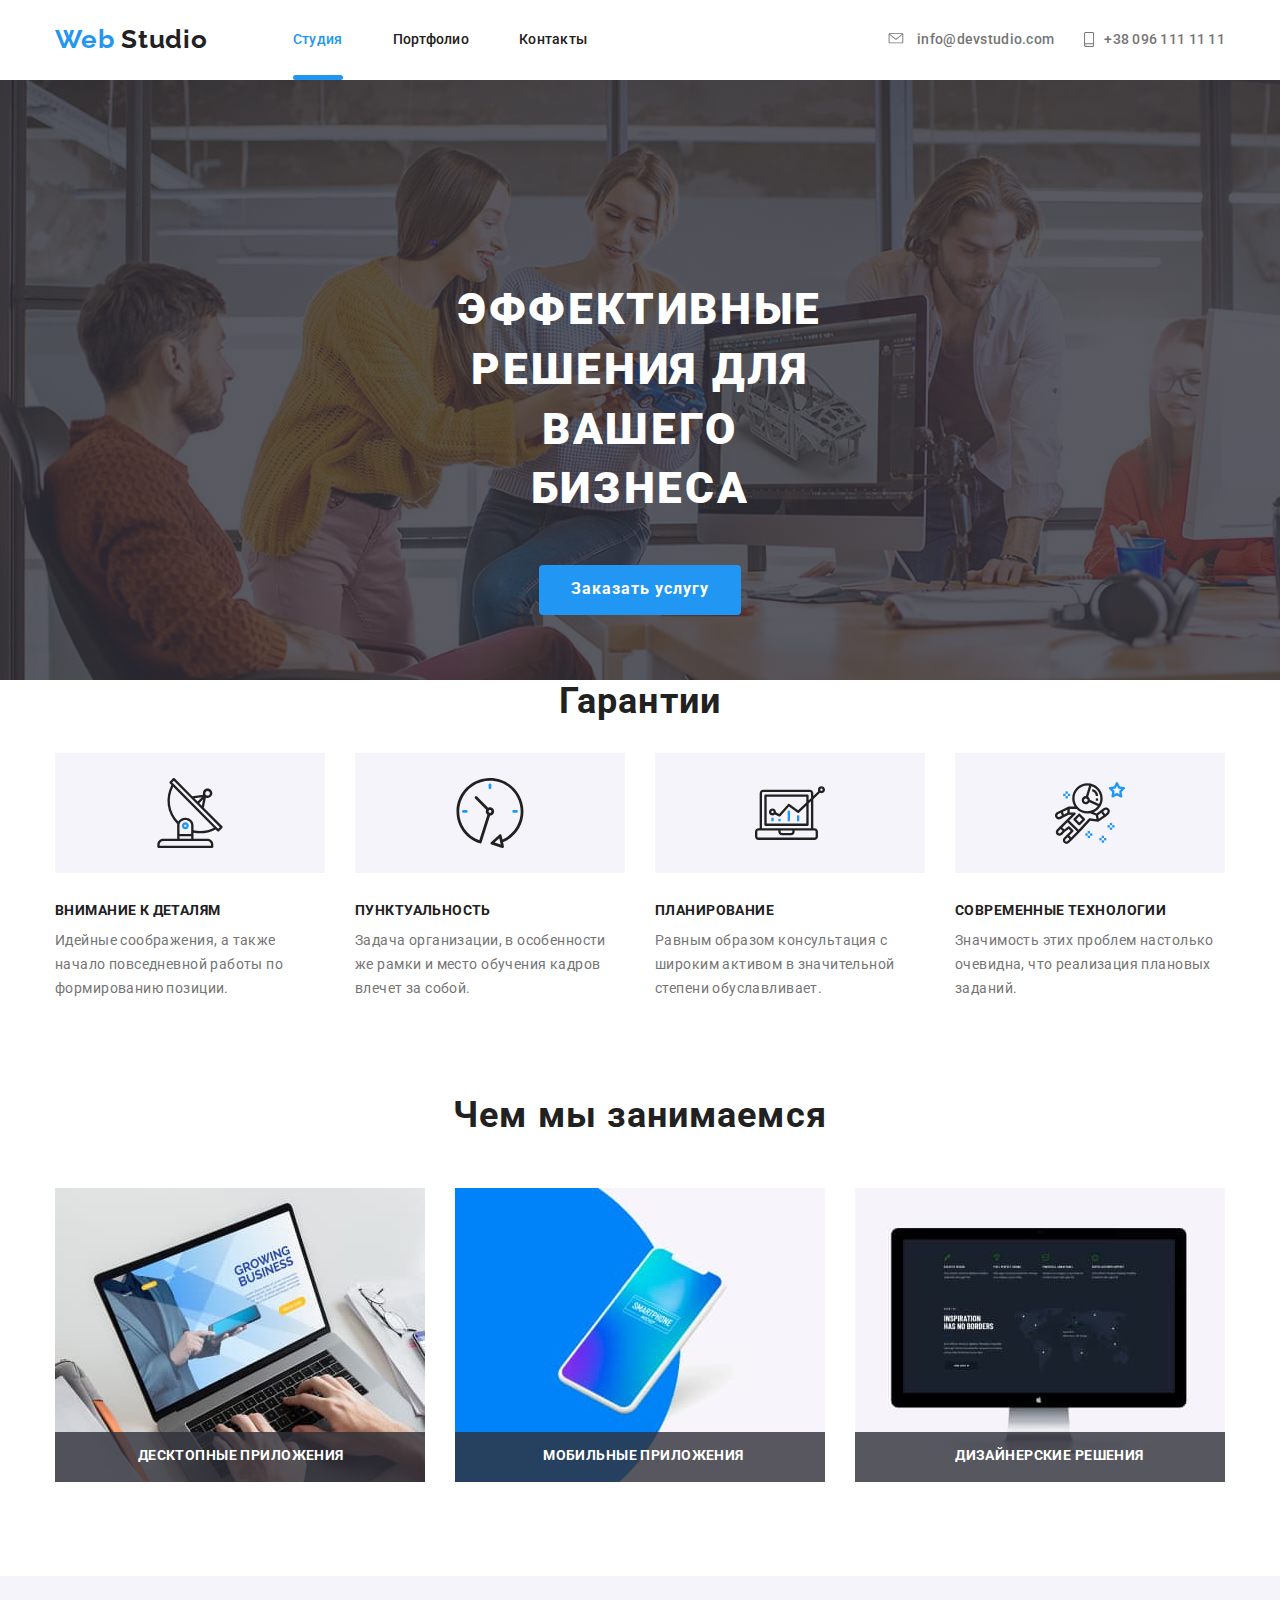
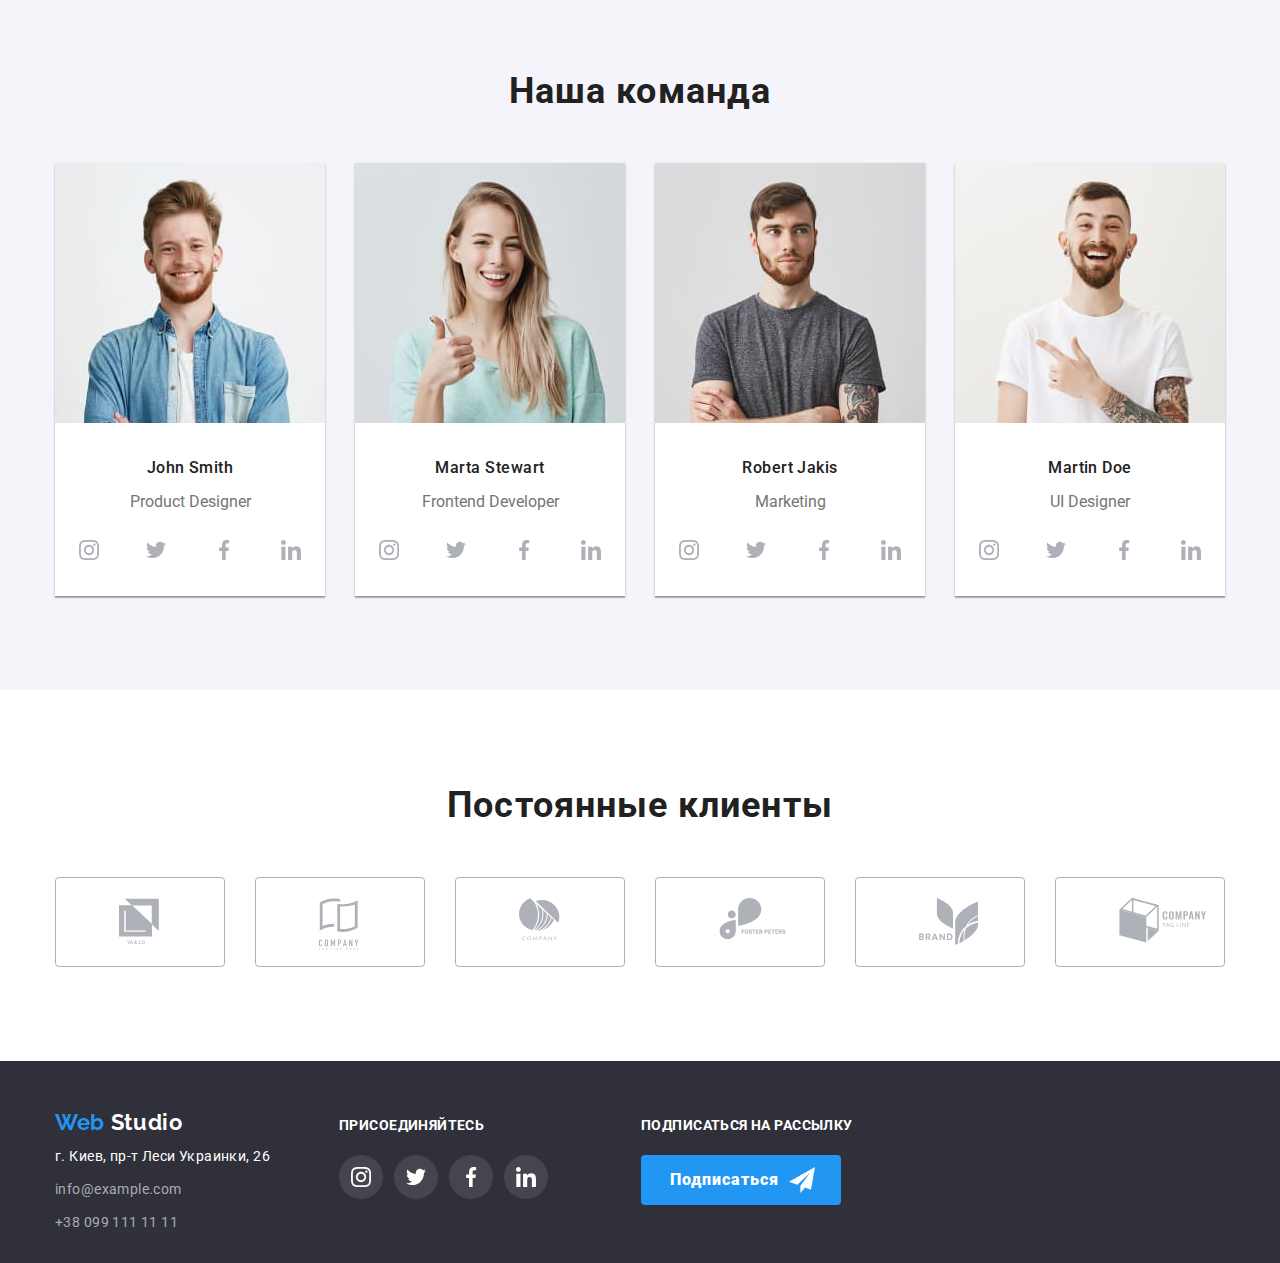
<file: index.html>
<!DOCTYPE html>
<html lang="ru">
  <head>
    <meta charset="UTF-8" />
    <meta name="viewport" content="width=device=width, initial-scale=1.0" />
    <title>Document</title>
    <link rel="stylesheet" href="https://cdnjs.cloudflare.com/ajax/libs/modern-normalize/0.6.0/modern-normalize.min.css">
    <link href="https://fonts.googleapis.com/css2?family=Raleway:wght@700&family=Roboto:wght@400;500;700;900&display=swap" rel="stylesheet"/>
    <link rel="stylesheet" href="./css/styles.css"/>
  </head>
  
    <!-- <Шапка сайта -->
    <header class="page-header">
      <div class="container">
      <nav class="site-nav">
        <a href="" class="logo link">
          <span class="accent">Web</span> Studio
        </a>
        <ul class="nav-list list">
          <li class="item"><a href="" class="header-list link current">Студия</a></li>
          <li class="item"><a href="./portfolio.html" class="header-list link">Портфолио</a></li>
          <li class="item"><a href="" class="header-list link">Контакты</a></li>
        </ul>
        <div class="adress-header">
          <div class="mail-all">
         <a href="" class="mail link"> 
            <svg class="mail-icon">
            <use href="./images/sprite.svg#envelope"></use>
            </svg>
            info@devstudio.com
          </a>
        </div>
        <div class="phone-all">
          <svg class="phone-icon">
            <use href="./images/sprite.svg#smartphone"></use>
          </svg>
          <a href="" class="phone link">+38 096 111 11 11</a>
        </div>
      </nav>
    </div>
    </header>
    <!-- Герой -->
   <main>
    <div>
      <section class="hero">
        <h1 class="hero-header">ЭФФЕКТИВНЫЕ РЕШЕНИЯ ДЛЯ ВАШЕГО БИЗНЕСА</h1>
        <a href="" class="hero-button button link">Заказать услугу</a>
      </section>
    </div>
    <!-- Основной контент -->
    <section>
      <div class="container">
      <h2 class="header-primary header">Гарантии</h2>
      <ul class="guarantee list">
        <li class="item">
          <img src="./images/antenna1.svg" alt="Картинка спутника" width="270" class="picture"> 
          <h3 class="header-secondary header">Внимание к деталям</h3>
          <p class="assurance text">Идейные соображения, а также начало повседневной работы по формированию позиции.</p>
        </li>
        <li class="item">  
          <img src="./images/clock1.svg" alt="Картинка циферблата" width="270" class="picture"> 
          <h3 class="header-secondary header">Пунктуальность</h3>
          <p class="assurance text">Задача организации, в особенности же рамки и место обучения кадров влечет за собой.</p>
        </li>
        <li class="item">  
          <img src="./images/diagram1.svg" alt="Картинка компьютера" width="270" class="picture"> 
          <h3 class="header-secondary header">Планирование</h3>
          <p class="assurance text">Равным образом консультация с широким активом в значительной степени обуславливает.</p>
        </li>
        <li class="item">  
          <img src="./images/astronaut1.svg" alt="Картинка космонавта" width="270" class="picture"> 
          <h3 class="header-secondary header">Современные технологии</h3>
          <p class="assurance text">Значимость этих проблем настолько очевидна, что реализация плановых заданий.</p>
        </li>
      </ul>
    </div>
    </section>
    <section>
      <div class="container">
      <h2 class="activity header-primary header">Чем мы занимаемся</h2>
      <ul class="list-activity list">
        <li class="item">
          <div class="active">
          <img src="./images/ordinator.jpg" alt="Человек печатает на компьютере" width="370">
          <p class="header-secondary underline">Десктопные приложения</p>
        </div>
        </li>
        <li class="item">
          <div class="active">
          <img src="./images/smartphone.jpg" alt="Изображение смартфона" width="370">
          <p class="header-secondary underline">Мобильные приложения</p>
        </div>
        </li>
        <li class="item">
          <div class="active">
          <img src="./images/desktop.jpg" alt="Изображение монитора Apple" width="370">
          <p class="header-secondary underline">Дизайнерские решения</p>
        </div>
        </li>
      </ul>
    </div>
    </section>
    <!-- Команда -->
    <section class="our-team">
      <div class="container">
      <h2 class="team header-primary header">Наша команда</h2>
      <ul class="team-list list">
        <li class="item shadow">
        <img src="./images/guy1.jpg" alt="Улыбающийся рыжий парень" width="278">
        <h3 class="team-name header">John Smith</h3>
        <p class="team-job team text">Product Designer</p>
        <ul class="link-list list">
          <li class="team-item item">
          <a href="" class="team-link link">
            <svg class="soc-icon" width="20" height="20">
              <use href="./images/sprite.svg#instagram"></use>
            </svg>
          </a>
        </li>
          <li class="team-item item">
        <a href="" class="team-link link"> 
          <svg width="20" height="20">
            <use href="./images/sprite.svg#twitter"></use>
          </svg>
        </a>
      </li>
          <li class="team-item  item">
          <a href="" class="team-link link"> 
          <svg width="20" height="20">
            <use href="./images/sprite.svg#facebook"></use>
          </svg>
        </a>
      </li>
          <li class="team-item item">
          <a href="" class="team-link link"> 
          <svg width="20" height="20">
            <use href="./images/sprite.svg#linkedin"></use>
          </svg>
        </a>
      </li>
        </ul>
        </li>
        <li class="item shadow">
          <img src="./images/guy2.jpg" alt="Девушка, показывающая большой палец вверх" width="278">
          <h3 class="team-name header">Marta Stewart</h3>
          <p class="team-job team text">Frontend Developer</p>
          <ul class="link-list list">
            <li class="team-item item">
            <a href="" class="team-link link">
              <svg width="20" height="20">
                <use href="./images/sprite.svg#instagram"></use>
              </svg>
            </a>
          </li>
            <li class="team-item item">
          <a href="" class="team-link link"> 
            <svg width="20" height="20">
              <use href="./images/sprite.svg#twitter"></use>
            </svg>
          </a>
        </li>
            <li class="team-item item">
            <a href="" class="team-link link"> 
            <svg width="20" height="20">
              <use href="./images/sprite.svg#facebook"></use>
            </svg>
          </a>
        </li>
            <li class="team-item item">
            <a href="" class="team-link link"> 
            <svg width="20" height="20">
              <use href="./images/sprite.svg#linkedin"></use>
            </svg>
          </a>
        </li>
          </ul>
        </li>
        <li class="item shadow">
          <img src="./images/guy3.jpg" alt="Задумчивый парень" width="278">
          <h3 class="team-name header">Robert Jakis</h3>
          <p class="team-job team text">Marketing</p>
          <ul class="link-list list">
            <li class="team-item item">
            <a href="" class="team-link link">
              <svg width="20" height="20">
                <use href="./images/sprite.svg#instagram"></use>
              </svg>
            </a>
          </li>
            <li class="team-item item">
          <a href="" class="team-link link"> 
            <svg width="20" height="20">
              <use href="./images/sprite.svg#twitter"></use>
            </svg>
          </a>
        </li>
            <li class="team-item item">
            <a href="" class="team-link link"> 
            <svg width="20" height="20">
              <use href="./images/sprite.svg#facebook"></use>
            </svg>
          </a>
        </li>
            <li class="team-item item">
            <a href="" class="team-link link"> 
            <svg width="20" height="20">
              <use href="./images/sprite.svg#linkedin"></use>
            </svg>
          </a>
        </li>
          </ul>
        </li>
        <li class="item shadow">
          <img src="./images/guy4.jpg" alt="Улыбающийся парень, указывающий вверх" width="278">
          <h3 class="team-name header">Martin Doe</h3>
          <p class="team-job team text">UI Designer</p>
          <ul class="link-list list">
            <li class="team-item item">
            <a href="" class="team-link link">
              <svg width="20" height="20">
                <use href="./images/sprite.svg#instagram"></use>
              </svg>
            </a>
          </li>
            <li class="team-item item">
          <a href="" class="team-link link"> 
            <svg width="20" height="20">
              <use href="./images/sprite.svg#twitter"></use>
            </svg>
          </a>
        </li>
            <li class="team-item item">
            <a href="" class="team-link link"> 
            <svg width="20" height="20">
              <use href="./images/sprite.svg#facebook"></use>
            </svg>
          </a>
        </li>
            <li class="team-item item">
            <a href="" class="team-link link"> 
            <svg width="20" height="20">
              <use href="./images/sprite.svg#linkedin"></use>
            </svg>
          </a>
        </li>
          </ul>
        </li>
      </ul>
    </section>
    <section class="constant">
      <div class="container">
    <h2 class="clients header-primary header">Постоянные клиенты</h2>
    <ul class="company-clients list">
     <li class="item"><a href="" class="link-company link">
       <svg width="44" height="50">
         <use href="./images/sprite.svg#logo1"></use>
       </svg>
     </a></li>
     <li class="item"><a href="" class="link-company link">
      <svg width="40" height="52">
        <use href="./images/sprite.svg#logo2"></use>
      </svg>
     </a></li>
     <li class="item"><a href="" class="link-company link">
      <svg width="41" height="43">
        <use href="./images/sprite.svg#logo3"></use>
      </svg>
     </a></li>
     <li class="item"><a href="" class="link-company link">
      <svg class="logo4" width="80" height="42">
        <use href="./images/sprite.svg#logo4"></use>
      </svg>
     </a></li>
     <li class="item"><a href="" class="link-company link">
      <svg width="59" height="47">
        <use href="./images/sprite.svg#logo5"></use>
      </svg>
     </a></li>
     <li class="item"><a href="" class="link-company link">
      <svg width="88" height="45"> 
        <use href="./images/sprite.svg#logo6"></use>
      </svg>
     </a></li>
    </ul>
  </div>
    </section>
    </main>
    <!-- Футер -->
    <footer class="footer">
      <div class="container footer-content">
      <address class="footer-adress company">
        <a href="" class="logo-secondary link">
          <span class="accent">Web</span> Studio
        </a>
        <p class="city-adress company">г. Киев, пр-т Леси Украинки, 26</p> 
        <a href="" class="adress link one">info@example.com </a> 
        <a href="" class="adress link one">+38 099 111 11 11</a>
       </address>
      <div class="net">
        <h3 class="footer-header">Присоединяйтесь</h3>
        <ul class="footer-list list">
          <li class="item"><a href="" class="footer-link link">
            <svg width="20" height="20">
              <use href="./images/sprite.svg#instagram"></use>
            </svg>
          </a></li>
          <li class="item"><a href="" class="footer-link link">
            <svg width="20" height="20">
              <use href="./images/sprite.svg#twitter"></use>
            </svg> 
          </a></li>
          <li class="item"><a href="" class="footer-link link">
            <svg width="20" height="20">
              <use href="./images/sprite.svg#facebook"></use>
            </svg>
          </a></li>
          <li class="item"><a href="" class="footer-link link">
            <svg width="20" height="20">
              <use href="./images/sprite.svg#linkedin"></use>
            </svg>
          </a></li>
        </ul>
      </div>
      <div class="sub">
        <h3 class="footer-header lala">Подписаться на рассылку</h3>
        <a href="" class="footer-button button link">Подписаться</a>
      </div>
      </div>

    </footer>

  </body>

</html>
</file>
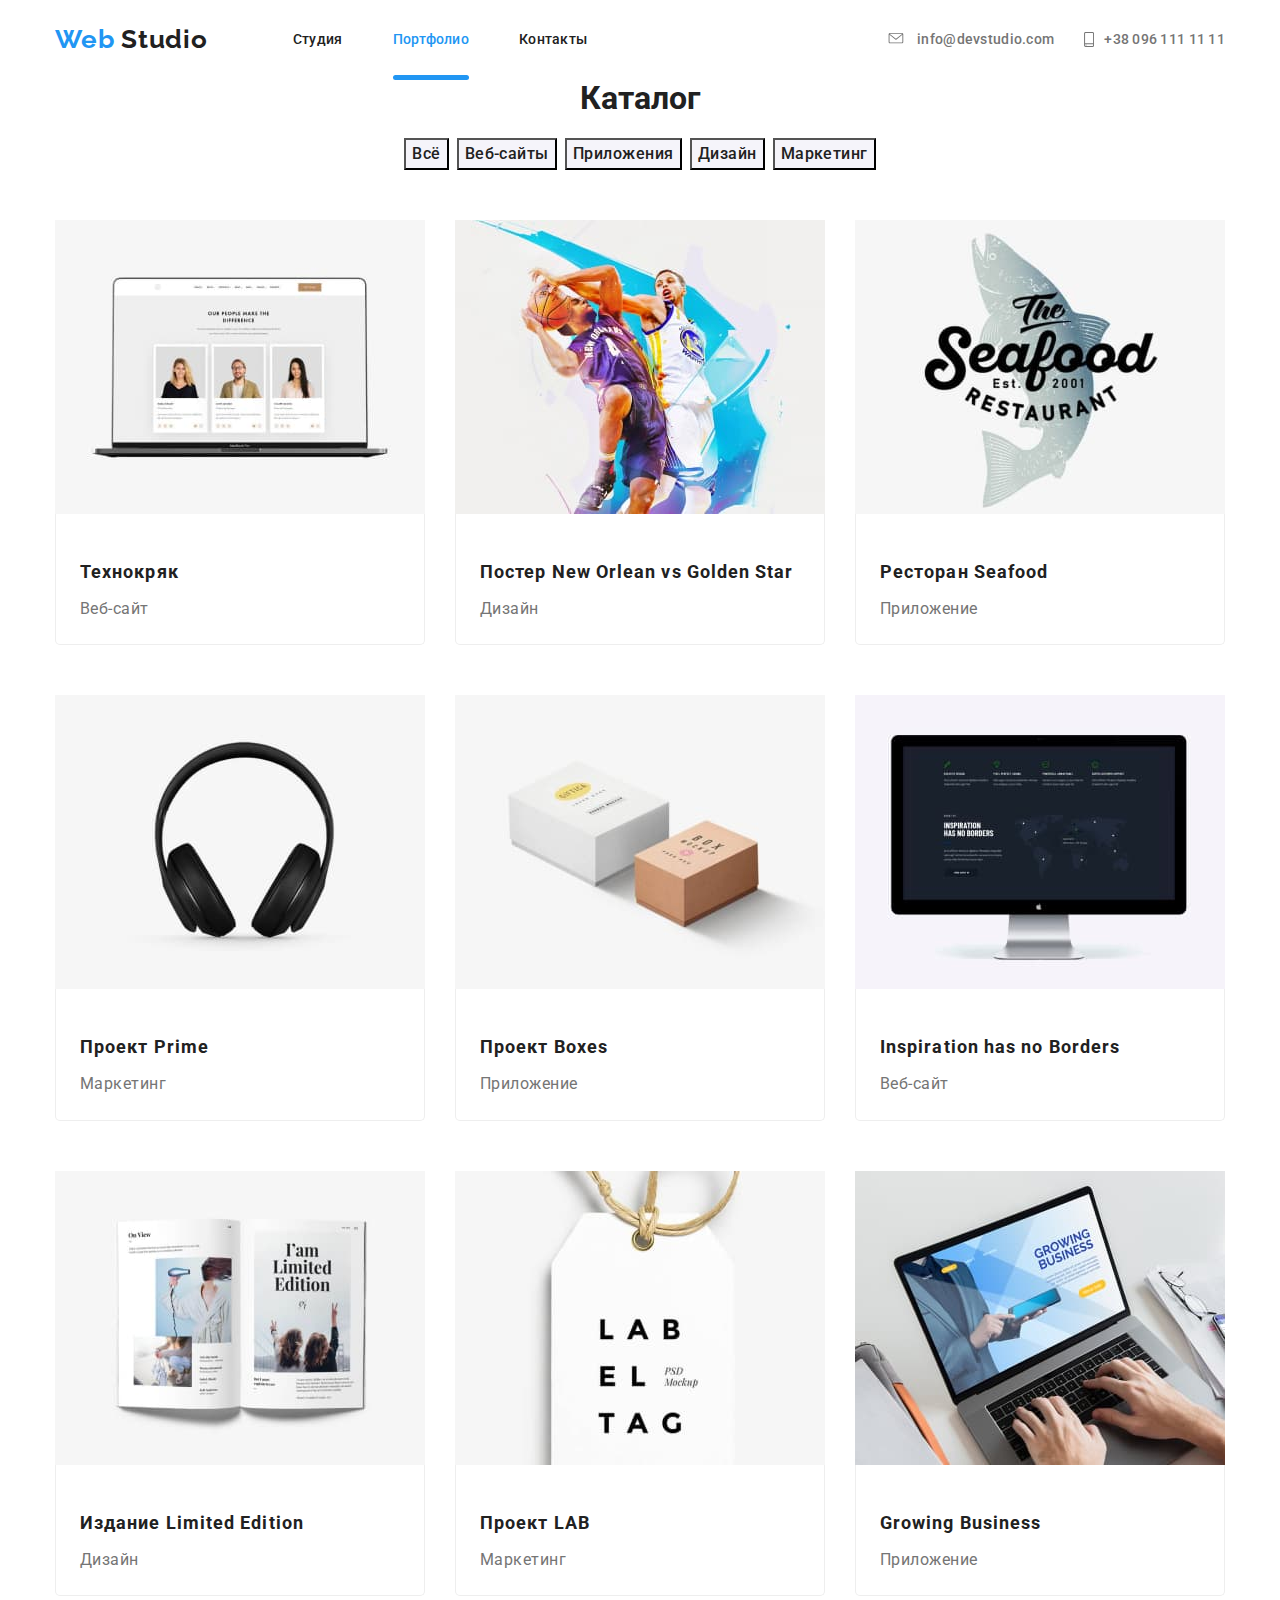
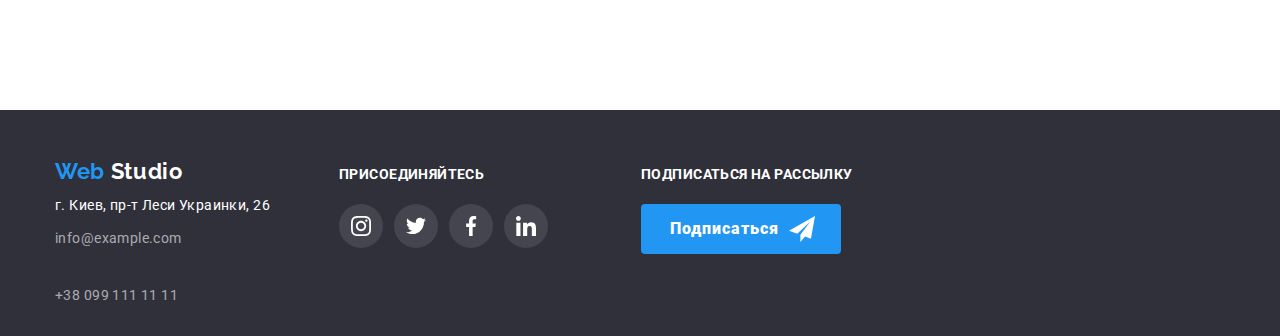
<file: portfolio.html>
<!DOCTYPE html>
<html lang="ru">
  <head>
    <meta charset="UTF-8" />
    <meta name="viewport" content="width=device=width, initial-scale=1.0" />
    <title>Document</title>
    <link rel="stylesheet" href="https://cdnjs.cloudflare.com/ajax/libs/modern-normalize/0.6.0/modern-normalize.min.css">
    <link href="https://fonts.googleapis.com/css2?family=Raleway:wght@700&family=Roboto:wght@400;500;700;900&display=swap" rel="stylesheet"/>
    <link rel="stylesheet" href="./css/styles.css"/>
  </head>
  
    <!-- <Шапка сайта -->
    <header class="page-header">
      <div class="container">
      <nav class="site-nav">
        <a href="" class="logo link">
          <span class="accent">Web</span> Studio
        </a>
        <ul class="nav-list">
          <li class="item"><a href="./index.html" class="header-list link">Студия</a></li>
          <li class="item"><a href="./portfolio.html" class="header-list link current">Портфолио</a></li>
          <li class="item"><a href="" class="header-list link">Контакты</a></li>
        </ul>
        <div class="adress-header">
          <div class="mail-all">
         <a href="" class="mail link"> 
            <svg class="mail-icon">
            <use href="./images/sprite.svg#envelope"></use>
            </svg>
            info@devstudio.com
          </a>
        </div>
        <div class="phone-all">
          <svg class="phone-icon">
            <use href="./images/sprite.svg#smartphone"></use>
          </svg>
          <a href="" class="phone link">+38 096 111 11 11</a>
        </div>
      </nav>
    </div>
    </header>
    <body>
    <main>
        <!-- Кнопки сайта -->
    <section>
      <div class="container">
      <h1 class="catalogue-header header">Каталог</h1>
     <ul class="catalogue-list list">
        <li class="item"><button type="button" class="catalogue header">Всё</button></li>
        <li class="item"><button type="button" class="catalogue header">Веб-сайты</button></li>
        <li class="item"><button type="button" class="catalogue header">Приложения</button></li>
        <li class="item"><button type="button" class="catalogue header">Дизайн</button></li>
        <li class="item"><button type="button" class="catalogue header">Маркетинг</button></li>  
     </ul>   
    </div>
    </section>
     <!-- Секции основной контент -->
     <section class="section">
       <div class="container">
     <ul class="cards list">
         <li class="cards-cont item">
        <a href="" class="link">
        <div class="psevdo">
            <img src="./images/block1.jpg" alt="Пример трёх анкет людей на сайте" width="370"/>  
            <div class="overlay">
              <p class="description">Технокряк это современная площадка распространения коронавируса. Компании используют эту платформу для цифрового шпионажа и атак на защищённые сервера конкурентов.</p>
           </div>
        </div>
         
          <div class="example">
            <h2 class="work-type header">Технокряк</h2>
            <p class="page-type text">Веб-сайт</p>
          </div>
        
        
        </a>
         </li>
        <li class="cards-cont item">
        <a href="" class="link">
          <div class="psevdo">
            <img src="./images/block2.jpg" alt="Два баскетболиста" width="370"/>
            <div class="overlay">
            <p class="description">Технокряк это современная площадка распространения коронавируса. Компании используют эту платформу для цифрового шпионажа и атак на защищённые сервера конкурентов.</p>
          </div>
          </div>
            <div class="example">
            <h2 class="work-type header">Постер New Orlean vs Golden Star</h2>
            <p class="page-type text">Дизайн</p>
          </div>
        
            
        </a>
        </li>
        <li class="cards-cont item">
        <a href="" class="link">
          <div class="psevdo">
            <img src="./images/block3.jpg" alt="Логотип ресторана морской кухни" width="370"/>
            <div class="overlay">
            <p class="description">Технокряк это современная площадка распространения коронавируса. Компании используют эту платформу для цифрового шпионажа и атак на защищённые сервера конкурентов.</p>
          </div>
          </div>
            <div class="example">
            <h2 class="work-type header">Ресторан Seafood</h2>
            <p class="page-type text">Приложение</p>
          </div>
      
          
        </a>
         </li>
        <li class="cards-cont item">
        <a href="" class="link">
          <div class="psevdo">
            <img src="./images/block4.jpg" alt="Фотография наушников" width="370"/>
            <div class="overlay">
            <p class="description">Технокряк это современная площадка распространения коронавируса. Компании используют эту платформу для цифрового шпионажа и атак на защищённые сервера конкурентов.</p>
          </div>
          </div>
            <div class="example">
            <h2 class="work-type header">Проект Prime</h2>
            <p class="page-type text">Маркетинг</p>
          </div>
       
            
        </a>
        </li>
        <li class="cards-cont item">
        <a href="" class="link">
          <div class="psevdo">
            <img src="./images/block5.jpg" alt="Изображение двух коробок" width="370"/>
            <div class="overlay">
            <p class="description">Технокряк это современная площадка распространения коронавируса. Компании используют эту платформу для цифрового шпионажа и атак на защищённые сервера конкурентов.</p>
          </div>
          </div>
            <div class="example">
            <h2 class="work-type header">Проект Boxes</h2>
            <p class="page-type text">Приложение</p>
            </div>
         
           
        </a>
        </li>
        <li class="cards-cont item">
        <a href="" class="link">
          <div class="psevdo">
            <img src="./images/desktop.jpg" alt="Изображение монитора компьютера" width="370"/>
            <div class="overlay">
            <p class="description">Технокряк это современная площадка распространения коронавируса. Компании используют эту платформу для цифрового шпионажа и атак на защищённые сервера конкурентов.</p>
          </div>
          </div>
            <div class="example">
            <h2 class="work-type header">Inspiration has no Borders</h2>
            <p class="page-type text">Веб-сайт</p>
            </div>
         
          
        </a>
        </li>
        <li class="cards-cont item">
        <a href="" class="link">
          <div class="psevdo">
            <img src="./images/block7.jpg" alt="Изображение развёрнутого журнала" width="370"/>
            <div class="overlay">
            <p class="description">Технокряк это современная площадка распространения коронавируса. Компании используют эту платформу для цифрового шпионажа и атак на защищённые сервера конкурентов.</p>
          </div>
          </div>
            <div class="example">
            <h2 class="work-type header">Издание Limited Edition</h2>
            <p class="page-type text">Дизайн</p>
            </div>
         
           
        </a>
        </li>
        <li class="cards-cont item">
        <a href="" class="link">
          <div class="psevdo">
            <img src="./images/block8.jpg" alt="Изображение этикетки" width="370"/>
            <div class="overlay">
            <p class="description">Технокряк это современная площадка распространения коронавируса. Компании используют эту платформу для цифрового шпионажа и атак на защищённые сервера конкурентов.</p>
          </div>
          </div>
            <div class="example">
            <h2 class="work-type header">Проект LAB</h2>
            <p class="page-type text">Маркетинг</p>
            </div>
          

           
        </a>
        </li>
        <li class="cards-cont item">
        <a href="" class="link">
          <div class="psevdo">
            <img src="./images/ordinator.jpg" alt="Изображение печатающего человека" width="370"/>
            <div class="overlay">
            <p class="description">Технокряк это современная площадка распространения коронавируса. Компании используют эту платформу для цифрового шпионажа и атак на защищённые сервера конкурентов.</p>
          </div>
          </div>
            <div class="example">
            <h2 class="work-type header">Growing Business</h2>
            <p class="page-type text">Приложение</p>
            </div>
         
           
        </a>
        </li>
     </ul>
    </div>
    </section>
    </main>    
    <!-- Футер -->
    <footer class="footer">
      <div class="container footer-content">
      <address class="footer-adress company">
        <a href="" class="logo-secondary link">
          <span class="accent">Web</span> Studio
        </a>
        <p class="city-adress company">г. Киев, пр-т Леси Украинки, 26</p> 
        <a href="" class="adress link one">info@example.com </a> </br>
        <a href="" class="adress link one">+38 099 111 11 11</a>
       </address>
       <div class="net">
        <h3 class="footer-header">Присоединяйтесь</h3>
        <ul class="footer-list list">
          <li class="item"><a href="" class="footer-link link">
            <svg width="20" height="20">
              <use href="./images/sprite.svg#instagram"></use>
            </svg>
          </a></li>
          <li class="item"><a href="" class="footer-link link">
            <svg width="20" height="20">
              <use href="./images/sprite.svg#twitter"></use>
            </svg> 
          </a></li>
          <li class="item"><a href="" class="footer-link link">
            <svg width="20" height="20">
              <use href="./images/sprite.svg#facebook"></use>
            </svg>
          </a></li>
          <li class="item"><a href="" class="footer-link link">
            <svg width="20" height="20">
              <use href="./images/sprite.svg#linkedin"></use>
            </svg>
          </a></li>
        </ul>
      </div>
      <div class="sub">
        <h3 class="footer-header lala">Подписаться на рассылку</h3>
        <a href="" class="footer-button button link">Подписаться</a>
      </div>
      </div>

    </footer>

    </body>
</html>
</file>
<file: css/styles.css>
/* Палитра:
белый #FFFFFF
цвет акцента #2196F3
цвет заголовков #212121
цвет текста #757575 
фон картинок #F5F4FA
фон футера #2F303A
*/

:root {
    --accent-color: #2196F3;
    --header-color: #212121;
    --text-color: #757575;
    --background-picture-color: #F5F4FA;
    --footer-background-color: #2F303A;
    --background-secondary:rgba(47, 48, 58, 0.8);
    --background-cards: rgba(33, 150, 243, 0.9);
    --white: #FFFFFF;
    --links: #AFB1B8;
    --footer-adress: rgba(255, 255, 255, 0.6);
    --footer-links: rgba(255, 255, 255, 0.1);
}

body {
    padding-top: 80px;

    background-color: #fff;
    font-family: Roboto, sans-serif;
    }
html {
    box-sizing: border-box;
    }
*,
*::before,
*::after {
    box-sizing: inherit;
    }
img {
    display: block;
    max-width: 100%;
    height: auto;
}
.list {
    margin: 0;
    padding: 0;
}
.container {
    width: 1200px;
    margin: 0 auto;
    padding-left: 15px;
    padding-right: 15px;
    margin-left: auto;
    margin-right: auto;
    }

/* Шапка */

.logo {
    color: var(--header-color);
    
    font-family: Raleway, sans-serif;
   
    font-weight: 700;
    font-size: 26px;
    line-height: 1.2;
    letter-spacing: 0.03em;
}
.nav-list {
    display: flex;
    margin-left: 85px;
    margin-top: 0;
    margin-bottom: 0;
    padding: 0;
}
.nav-list .item + .item {
    margin-left: 50px;
  }
.accent {
    color: var(--accent-color);
}
.item {
    list-style: none;
}
.link {
    text-decoration: none;
    cursor: pointer;
}
.header-list {
    display: block;
    padding-top: 32px;
    padding-bottom: 32px;
    position: relative;

    color: var(--header-color);
    
    font-weight: 500;
    font-size: 14px;
    line-height: 1.14;
    letter-spacing: 0.02em;

    transition: color 250ms cubic-bezier(0.4, 0, 0.2, 1);
}
.current.header-list::after {
   content: '';
   display: block;
   position: absolute;
   width: 100%;
   height: 5px;
   background-color: var(--accent-color);
   bottom: 0;
   border-radius: 6px;
}
.header-list:hover,
.header-list:focus {
    color: var(--accent-color);
}
.header-list.current {
    position: relative;
    color: var(--accent-color);
}
.mail,
.phone {
    color: var(--text-color);
    font-style: normal;
    font-weight: 500;
    font-size: 14px;
    line-height: 1.14;
    letter-spacing: 0.02em;

}
.mail-icon {
    width: 16px;
    height: 11px;
    margin-right: 10px;
    fill: currentColor;
}
.phone-icon {
    width: 10px;
    height: 15px;
    margin-right: 10px;
}
.mail:hover,
.mail:focus {
    --color1:var(--accent-color);
    color: var(--accent-color);
}
.mail-all {
    display: flex;
    align-items: center;
    margin-left: auto;
}
.phone-all {
    display: flex;
    align-items: center;
}
.mail {
    transition: color 250ms cubic-bezier(0.4, 0, 0.2, 1), --color1 250ms cubic-bezier(0.4, 0, 0.2, 1);
    margin-right: 30px;
}
.adress-header {
    display: flex;
    margin-left: auto;
    align-items: center;
}
.site-nav {
    display: flex;
    align-items: center;
}
.page-header {
    position: fixed;
    width: 100%;
    top: 0;
    left: 0;
    min-height: 80px;
    z-index: 2;

    background-color: var(--white);
}

/* Герой */

.hero {
    padding: 200px 452px 280px 452px;



    background-image: linear-gradient(to right, rgba(47, 48, 58, 0.8), rgba(47, 48, 58, 0.8)), url(../images/Header.jpg);
    max-width: 1600px;
    height: 600px;
    margin-left: auto;
    margin-right: auto;
    
    
    
    
    text-align: center;
}
.hero-header {
    margin-top: 0;
    margin-bottom: 46px;

    color: var(--white);
    font-weight: 900;
    font-size: 44px;
    line-height: 1.36;
    text-align: center;
    letter-spacing: 0.06em;
}
.hero-button {
    display: inline-block;
    padding: 10px 32px;
    border-radius: 4px;
    min-width: 200px;
    height: 50px;


    font-weight: 700;
    font-size: 16px;
    line-height: 1.8;
    align-items: center;
    text-align: center;
    letter-spacing: 0.06em;

}
.button {
    background-color: var(--accent-color);
    color: var(--white);
}
.header {
    color: var(--header-color);
    margin-top: 0;
}
.header-primary {
    font-weight: 700;
    font-size: 36px;
    line-height: 1.2;
    text-align: center;
    letter-spacing: 0.03em;
}
.header-secondary {
    font-weight: 700;
    font-size: 14px;
    line-height: 1.14;
    letter-spacing: 0.03em;
    text-transform: uppercase;
}
.text {
    color: var(--text-color);
}
.picture {
    padding: 25px 100px;
    background-color: var(--background-picture-color);
}
 
/* Гарантии */

.guarantee {
    display: flex;
    align-items: center;
    padding-left: 0;
    padding-bottom: 94px;
}
.guarantee .item {
    width: 270px;
}
.guarantee .item + .item {
    margin-left: 30px;
}

.guarantee .item .header-secondary {
    margin-bottom: 0;
}
.guarantee .item .picture {
    width: 270px;
    height: 120px;
    margin-bottom: 30px;
}
.guarantee .item .assurance {
    margin-top: 10px;
    margin-bottom: 0;
}
.active {
    position: relative;
}
.active::before {
    display: inline-block;
    position: absolute;
    content: "";
    width: 100%;
    height: 50px;
    bottom: 0;
    background-color: var(--background-secondary);
    opacity: 1;
    overflow: hidden;
}
.underline {
    position: absolute;
    right: 22%;
    bottom: 6%;
    
    margin-top: 0;
    margin-bottom: 0;

    color: var(--white);
    text-align: center;
}
.assurance {
    font-size: 14px;
    line-height: 1.7;
    letter-spacing: 0.03em;
}
.activity {
    margin-bottom: 50px;
}
.list-activity {
    display: flex;
    margin-top: 0;
    margin-bottom: 0;
    padding-right: 0;
    padding-left: 0;
    padding-bottom: 94px;
}
.list-activity .item:not(:last-child){
    margin-right: 30px;
}

/* Наша команда */

.our-team {
    background-color: var(--background-picture-color);
    padding-top: 94px;
    padding-bottom: 94px;
}
.team {
    margin-bottom: 50px;
}
.team-list {
    display: flex;
    padding-left: 0;
    padding-right: 0;
    margin-top: 0;
}
.team-list .item + .item {
    margin-left: 30px;
}
.team-name {
    margin-top: 30px;
    margin-bottom: 10px;

    font-weight: 500;
    font-size: 16px;
    line-height: 1.9;
    text-align: center;
    letter-spacing: 0.03em;
}
.team-job {
    margin-top: 0;
    margin-bottom: 16px;

    font-weight: 400;
    text-align: center;
}
.link-list {
    display: flex;
    justify-content: space-evenly;
    align-items: center;
}
.link-list .item + .item {
    margin-left: 11px;
}
.team-link {
    display: block;
    width: 44px;
    height: 44px;
   
    padding: 12px;
    border-radius: 50%;


    text-align: center;

    transition: background-color 250ms cubic-bezier(0.4, 0, 0.2, 1), --color2 250ms cubic-bezier(0.4, 0, 0.2, 1);
}
.team-link:hover {
    background-color: var(--accent-color);
    --color2: var(--white);
}
.team-item {
    padding-bottom: 24px;
}
.team-item + .team-item {
    margin-left: 10px;
}
.shadow {
    background-color: var(--white);
    box-shadow: 0px 2px 1px rgba(0, 0, 0, 0.2), 0px 1px 1px rgba(0, 0, 0, 0.14), 0px 1px 3px rgba(0, 0, 0, 0.12);
}
/* Клиенты */

.clients {
    margin-bottom: 50px;
}
.company-clients {
    display: flex;
    justify-content: center;
    padding-left: 0;
    margin-top: 0;
}
.company-clients .item + .item {
    margin-left: 30px;
}
.link-company {
    display: block;
    width: 170px;
    height: 90px;
    padding: 20px 63px;
    color: var(--links);
    border: 1px solid var(--links);
    border-radius: 4px;
    fill: var(--links);

    transition: border 250ms cubic-bezier(0.4, 0, 0.2, 1), --color2 250ms cubic-bezier(0.4, 0, 0.2, 1);
}
.link-company:hover {
    border: 1px solid var(--accent-color);
    --color2: var(--accent-color);
}
.constant {
    padding-top: 94px;
    padding-bottom: 94px;
}
.footer {
    background-color: var(--footer-background-color);
}
.adress {
    color: var(--footer-adress);

}
.city-adress {
    color: var(--white);
    margin-top: 10px;
    margin-bottom: 9px;
}
.one:not(:last-child) {
    margin-bottom: 9px;
}
.one {
    display: block;
}
.logo-secondary {
    display: block;

    color: var(--white);
    font-family: Raleway, sans-serif;

    font-weight: 700;
    font-size: 22px;
    line-height: 1.2;
    letter-spacing: 0.03em;
}
.company {
    font-style: normal;
    font-size: 14px;
    line-height: 1.7;
    letter-spacing: 0.03em;
}

/* Футер */

.footer-header {
    margin-top: 0;
    margin-bottom: 21px;

    color: var(--white);
    font-weight: 700;
    font-size: 14px;
    line-height: 1.14;
    letter-spacing: 0.03em;
    text-transform: uppercase;
   
}
.footer-content {
    display: flex;
    align-items: baseline;
    padding-top: 48px;
    padding-bottom: 28px;

}
.footer-list {
    display: flex;
    margin-top: 0;
    margin-bottom: 0;
    padding-left: 0;
}
.footer-list .item + .item {
    margin-left: 11px;
}
/* У меня пока нет формы, поэтому марджин от кнопки "Подписаться", а не от формы */
.net {
    margin-left: 69px;
    margin-right: 93px;
}
.sub .footer-header {
    min-width: 214px;
    height: 16px;
}
.footer-link {
    display: flex;
    justify-content: center;
    align-items: center;
    width: 44px;
    height: 44px;
    border-radius: 50%;

    background-color: var(--footer-links);
    --color2: var(--white);

    transition: background-color 250ms cubic-bezier(0.4, 0, 0.2, 1);
}
.footer-link:hover,
.footer-link:focus {
    background-color: var(--accent-color);
} 
.footer-button {
    display: flex;
    padding: 10px 28px 10px 29px;
    width: 200px;
    height: 50px;
    border-radius: 4px;
    align-items: center;

    font-weight: 900;
    font-size: 16px;
    line-height: 1.9;
    letter-spacing: 0.06em;
}
.footer-button::after {
    display: block;
    content: "";
    width: 24px;
    height: 24px;
    margin-left: 10px;
    padding: 13px 28px 13px 10px;
    background-repeat: no-repeat;
    background-image: url(../images/send.svg);
    background-size: contain;
}
.catalogue-header {
    text-align: center;
}
.catalogue {
    


    background-color: var(--background-picture-color);
    font-weight: 500;
    font-size: 16px;
    line-height: 1.6;
    letter-spacing: 0.03em;

    transition: background-color 250ms cubic-bezier(0.4, 0, 0.2, 1), color 250ms cubic-bezier(0.4, 0, 0.2, 1) ;
}
.catalogue:hover,
.catalogue:focus {
    background-color: var(--accent-color);
    color: var(--white);
}
.catalogue-list {
    display: flex;
    margin-top: 0;
    margin-bottom: 0;
    justify-content: center;
    padding-left: 0;
}
.catalogue-list .item + .item {
    margin-left: 8px;
}

.cards {
    display: flex;
    flex-wrap: wrap;
    justify-content: space-between;
    margin-bottom: 0;
    margin-top: 0;
    padding-left: 0;
}
.example {
    border: 1px solid #EEEEEE;
    border-top: transparent;
    border-bottom-right-radius: 5px;
    border-bottom-left-radius: 5px;
    padding: 20px 24px;
}
.cards-cont {
    width: calc((100% - 30px * 2) / 3);
}
.cards-cont:hover {
   box-shadow: 1px 4px 6px rgba(0, 0, 0, 0.16), 0px 4px 4px rgba(0, 0, 0, 0.06), 0px 1px 1px rgba(0, 0, 0, 0.12);
}
.cards-cont:not(:nth-last-child(-n + 3)) {
    margin-bottom: 50px;
}
.section {
    padding-bottom: 114px;
}
.cards-cont .link {
    display: block;
}
.psevdo {
    position: relative;
    overflow: hidden;
}
.overlay {
    top: 0;
    left: 0;
    position: absolute;
    width: 100%;
    height: 100%;
    background-color: var(--background-cards);

    transform: translateY(100%);
    transition: transform 250ms cubic-bezier(0.4, 0, 0.2, 1);
    opacity: 0;

}
.cards-cont:hover .overlay {
    transform: translateY(0);
    opacity: 1;
}
.description {
    position: absolute;
    top: 15%;
    left: 10%;
    color: var(--white);
    font-size: 18px;
    line-height: 1.5;
    letter-spacing: 0.03em;
    padding: 0;
    margin: 0;
}
.page-type {
    margin-top: 0;
    margin-bottom: 0;
    
    font-size: 16px;
    line-height: 1.9;
    letter-spacing: 0.03em;
}
.work-type {
    margin-top: 20px;
    margin-bottom: 4px;
    
    
    font-weight: 700;
    font-size: 18px;
    line-height: 2;
    letter-spacing: 0.06em;
}
.section {
    padding-bottom: 114px;
    padding-top: 50px;
}
</file>
